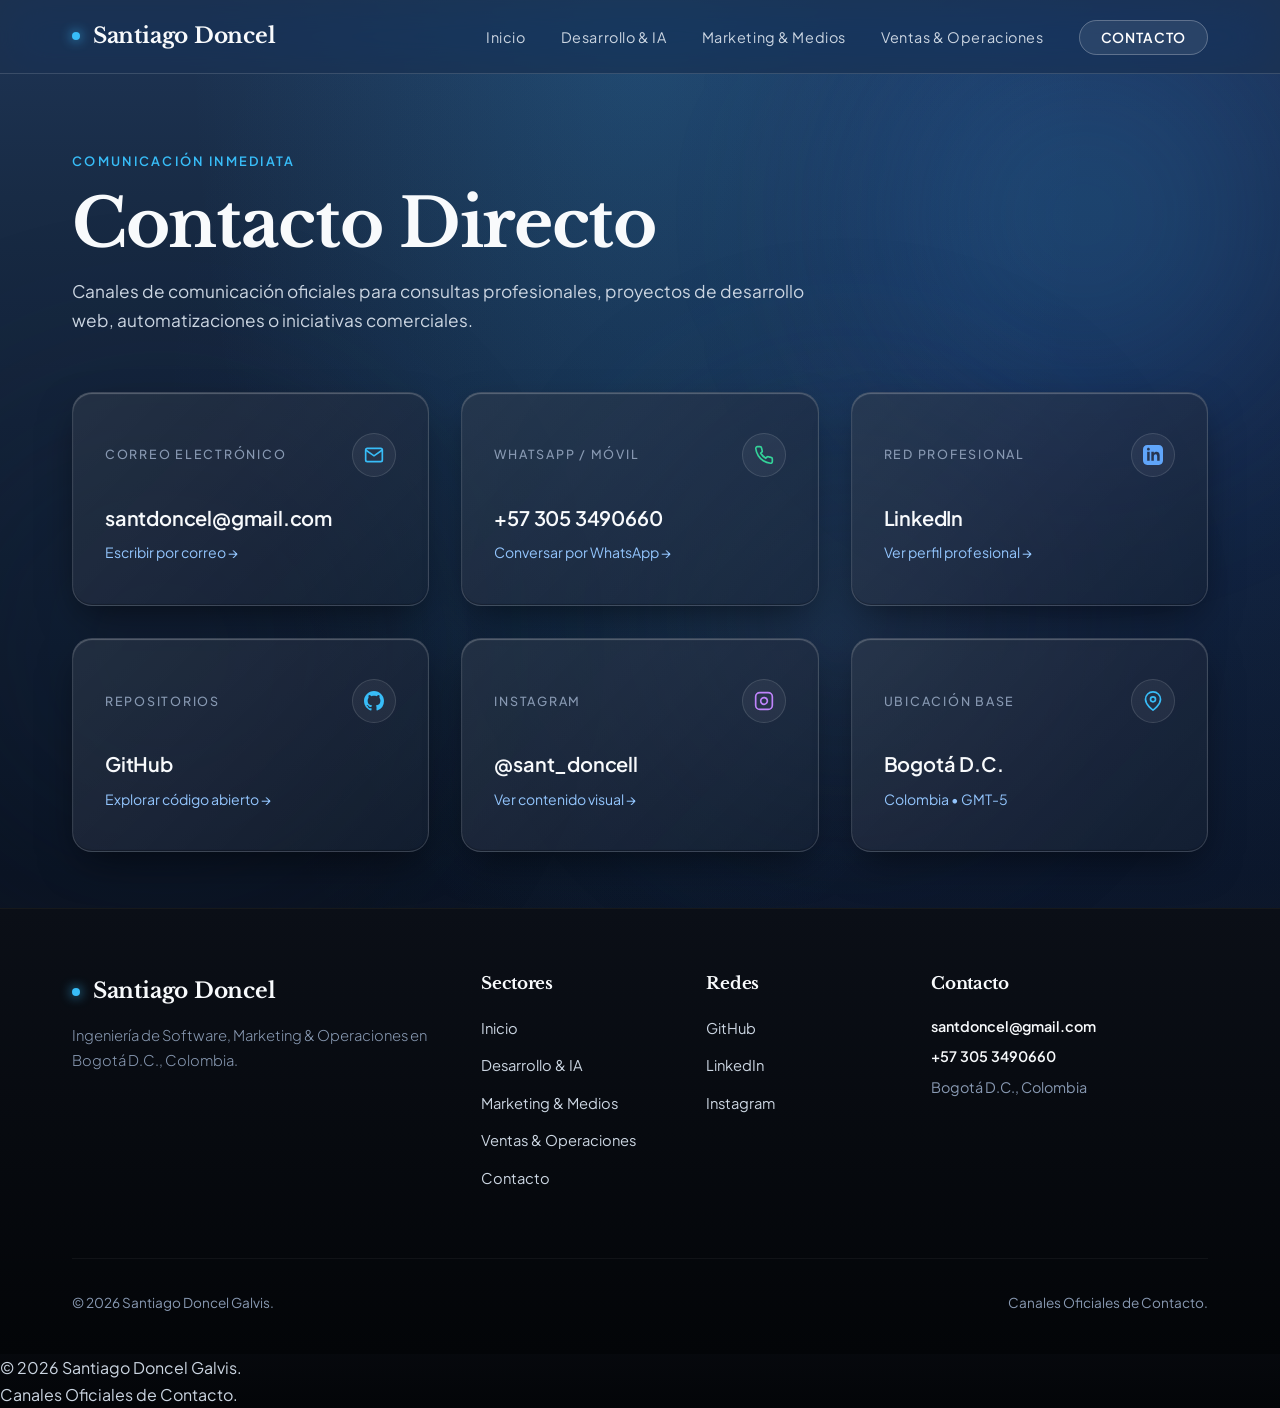
<file: contacto.html>
<!DOCTYPE html>
<html lang="es">
<head>
  <meta charset="UTF-8">
  <meta name="viewport" content="width=device-width, initial-scale=1.0">
  <meta name="description" content="Contacto Directo - Santiago Doncel Galvis. Correo electrónico, teléfono, WhatsApp, LinkedIn, GitHub e Instagram.">
  <meta name="author" content="Santiago Doncel Galvis">
  <title>Contacto Directo | Santiago Doncel Galvis</title>

  <!-- Hojas de Estilo Modulares -->
  <link rel="stylesheet" href="css/variables.css">
  <link rel="stylesheet" href="css/animations.css">
  <link rel="stylesheet" href="css/global.css">
  <link rel="stylesheet" href="css/components.css">
  <link rel="stylesheet" href="css/pages.css">

  <link rel="icon" type="image/svg+xml" href="data:image/svg+xml,<svg xmlns='http://www.w3.org/2000/svg' viewBox='0 0 100 100'><rect width='100' height='100' rx='25' fill='%23050b18'/><text x='50%' y='64%' font-size='52' font-weight='500' fill='%23f8fafc' font-family='serif' text-anchor='middle'>SD</text></svg>">
</head>
<body>

  <!-- Esferas Difuminadas con Transición Azul Claro -> Azul Oscuro -> Gris -->
  <div class="ambient-glow ambient-glow-1" aria-hidden="true"></div>
  <div class="ambient-glow ambient-glow-2" aria-hidden="true"></div>
  <div class="ambient-glow ambient-glow-3" aria-hidden="true"></div>

<!-- Encabezado y Navegación -->
  <header class="main-header" role="banner">
    <div class="nav-container">
      <a href="index.html" class="nav-brand" aria-label="Inicio - Santiago Doncel">
        <span class="brand-dot"></span>
        <span class="brand-name">Santiago Doncel</span>
      </a>

      <button class="mobile-nav-toggle" aria-label="Abrir menú de navegación" aria-expanded="false">
        <svg width="24" height="24" viewBox="0 0 24 24" fill="none" stroke="currentColor" stroke-width="2">
          <line x1="3" y1="12" x2="21" y2="12"></line>
          <line x1="3" y1="6" x2="21" y2="6"></line>
          <line x1="3" y1="18" x2="21" y2="18"></line>
        </svg>
      </button>

      <nav role="navigation">
        <ul class="nav-menu">
          <li><a href="index.html" class="nav-link">Inicio</a></li>
          <li><a href="software.html" class="nav-link">Desarrollo & IA</a></li>
          <li><a href="marketing.html" class="nav-link">Marketing & Medios</a></li>
          <li><a href="ventas.html" class="nav-link">Ventas & Operaciones</a></li>
          <li><a href="contacto.html" class="nav-link active nav-cta-btn">Contacto</a></li>
        </ul>
      </nav>
    </div>
  </header>

  <!-- Contenido Principal -->
  <main id="main-content" role="main">

    <!-- HERO CONTACTO MINIMALISTA -->
    <section class="section-padding" style="padding-top: 4.5rem; padding-bottom: 3.5rem;" aria-labelledby="contacto-hero-title">
      <div class="container">
        
        <div class="section-header text-left">
          <span class="section-kicker">Comunicación Inmediata</span>
          <h1 id="contacto-hero-title" class="hero-title" style="font-size: clamp(2.5rem, 5.5vw, 4.2rem);">
            Contacto <span class="text-serif-italic">Directo</span>
          </h1>
          <p class="section-description">
            Canales de comunicación oficiales para consultas profesionales, proyectos de desarrollo web, automatizaciones o iniciativas comerciales.
          </p>
        </div>

        <!-- CUADROS LIQUID GLASS DE CONTACTO DIRECTO -->
        <div class="contact-direct-grid animate-fade-up">
          
          <!-- Correo Electrónico -->
          <a href="mailto:santdoncel@gmail.com" class="contact-card-minimal">
            <div class="contact-card-top">
              <span class="contact-card-label">Correo Electrónico</span>
              <div class="contact-card-icon">
                <svg width="20" height="20" viewBox="0 0 24 24" fill="none" stroke="currentColor" stroke-width="2"><path d="M4 4h16c1.1 0 2 .9 2 2v12c0 1.1-.9 2-2 2H4c-1.1 0-2-.9-2-2V6c0-1.1.9-2 2-2z"></path><polyline points="22,6 12,13 2,6"></polyline></svg>
              </div>
            </div>
            <div>
              <div class="contact-card-val">santdoncel@gmail.com</div>
              <span class="contact-card-sub">Escribir por correo &rarr;</span>
            </div>
          </a>

          <!-- WhatsApp / Teléfono -->
          <a href="https://wa.me/573053490660" target="_blank" rel="noopener noreferrer" class="contact-card-minimal">
            <div class="contact-card-top">
              <span class="contact-card-label">WhatsApp / Móvil</span>
              <div class="contact-card-icon" style="color: #34d399;">
                <svg width="20" height="20" viewBox="0 0 24 24" fill="none" stroke="currentColor" stroke-width="2"><path d="M22 16.92v3a2 2 0 0 1-2.18 2 19.79 19.79 0 0 1-8.63-3.07 19.5 19.5 0 0 1-6-6 19.79 19.79 0 0 1-3.07-8.67A2 2 0 0 1 4.11 2h3a2 2 0 0 1 2 1.72 12.84 12.84 0 0 0 .7 2.81 2 2 0 0 1-.45 2.11L8.09 9.91a16 16 0 0 0 6 6l1.27-1.27a2 2 0 0 1 2.11-.45 12.84 12.84 0 0 0 2.81.7A2 2 0 0 1 22 16.92z"></path></svg>
              </div>
            </div>
            <div>
              <div class="contact-card-val">+57 305 3490660</div>
              <span class="contact-card-sub">Conversar por WhatsApp &rarr;</span>
            </div>
          </a>

          <!-- LinkedIn -->
          <a href="https://www.linkedin.com/in/santiago-doncel-4a2b92311/" target="_blank" rel="noopener noreferrer" class="contact-card-minimal">
            <div class="contact-card-top">
              <span class="contact-card-label">Red Profesional</span>
              <div class="contact-card-icon" style="color: #60a5fa;">
                <svg width="20" height="20" viewBox="0 0 24 24" fill="currentColor"><path d="M19 0h-14c-2.761 0-5 2.239-5 5v14c0 2.761 2.239 5 5 5h14c2.762 0 5-2.239 5-5v-14c0-2.761-2.238-5-5-5zm-11 19h-3v-11h3v11zm-1.5-12.268c-.966 0-1.75-.79-1.75-1.764s.784-1.764 1.75-1.764 1.75.79 1.75 1.764-.783 1.764-1.75 1.764zm13.5 12.268h-3v-5.604c0-3.368-4-3.113-4 0v5.604h-3v-11h3v1.765c1.396-2.586 7-2.777 7 2.476v6.759z"/></svg>
              </div>
            </div>
            <div>
              <div class="contact-card-val">LinkedIn</div>
              <span class="contact-card-sub">Ver perfil profesional &rarr;</span>
            </div>
          </a>

          <!-- GitHub -->
          <a href="https://github.com/Santiago-Doncel" target="_blank" rel="noopener noreferrer" class="contact-card-minimal">
            <div class="contact-card-top">
              <span class="contact-card-label">Repositorios</span>
              <div class="contact-card-icon">
                <svg width="20" height="20" viewBox="0 0 24 24" fill="currentColor"><path d="M12 0C5.37 0 0 5.37 0 12c0 5.31 3.435 9.795 8.205 11.385.6.105.825-.255.825-.57 0-.285-.015-1.23-.015-2.235-3.015.555-3.795-.735-4.035-1.41-.135-.345-.72-1.41-1.23-1.695-.42-.225-1.02-.78-.015-.795.945-.015 1.62.87 1.845 1.23 1.08 1.815 2.805 1.305 3.495.99.105-.78.42-1.305.765-1.605-2.67-.3-5.46-1.335-5.46-5.925 0-1.305.465-2.385 1.23-3.225-.12-.3-.54-1.53.12-3.18 0 0 1.005-.315 3.3 1.23.96-.27 1.98-.405 3-.405s2.04.135 3 .405c2.295-1.56 3.3-1.23 3.3-1.23.66 1.65.24 2.88.12 3.18.765.84 1.23 1.905 1.23 3.225 0 4.605-2.805 5.625-5.475 5.925.435.375.81 1.095.81 2.22 0 1.605-.015 2.895-.015 3.3 0 .315.225.69.825.57A12.02 12.02 0 0024 12c0-6.63-5.37-12-12-12z"/></svg>
              </div>
            </div>
            <div>
              <div class="contact-card-val">GitHub</div>
              <span class="contact-card-sub">Explorar código abierto &rarr;</span>
            </div>
          </a>

          <!-- Instagram -->
          <a href="https://www.instagram.com/sant_doncell?evlk=MTVpcDYzenp3eTBoOA==" target="_blank" rel="noopener noreferrer" class="contact-card-minimal">
            <div class="contact-card-top">
              <span class="contact-card-label">Instagram</span>
              <div class="contact-card-icon" style="color: #c084fc;">
                <svg width="20" height="20" viewBox="0 0 24 24" fill="none" stroke="currentColor" stroke-width="2"><rect x="2" y="2" width="20" height="20" rx="5" ry="5"></rect><path d="M16 11.37A4 4 0 1 1 12.63 8 4 4 0 0 1 16 11.37z"></path><line x1="17.5" y1="6.5" x2="17.51" y2="6.5"></line></svg>
              </div>
            </div>
            <div>
              <div class="contact-card-val">@sant_doncell</div>
              <span class="contact-card-sub">Ver contenido visual &rarr;</span>
            </div>
          </a>

          <!-- Ubicación -->
          <div class="contact-card-minimal">
            <div class="contact-card-top">
              <span class="contact-card-label">Ubicación Base</span>
              <div class="contact-card-icon">
                <svg width="20" height="20" viewBox="0 0 24 24" fill="none" stroke="currentColor" stroke-width="2"><path d="M21 10c0 7-9 13-9 13s-9-6-9-13a9 9 0 0 1 18 0z"></path><circle cx="12" cy="10" r="3"></circle></svg>
              </div>
            </div>
            <div>
              <div class="contact-card-val">Bogotá D.C.</div>
              <span class="contact-card-sub">Colombia • GMT-5</span>
            </div>
          </div>

        </div>

      </div>
    </section>

  </main>

  <!-- Footer -->
  <footer class="main-footer" role="contentinfo">
    <div class="container">
      <div class="footer-grid">
        <div class="footer-col">
          <div class="nav-brand" style="margin-bottom: 0.8rem;">
            <span class="brand-dot"></span>
            <span class="brand-name">Santiago Doncel</span>
          </div>
          <p style="font-size: 0.92rem; color: var(--color-text-muted); font-weight: 300;">
            Ingeniería de Software, Marketing & Operaciones en Bogotá D.C., Colombia.
          </p>
        </div>

        <div class="footer-col">
          <h4>Sectores</h4>
          <ul class="footer-links">
            <li><a href="index.html">Inicio</a></li>
            <li><a href="software.html">Desarrollo & IA</a></li>
            <li><a href="marketing.html">Marketing & Medios</a></li>
            <li><a href="ventas.html">Ventas & Operaciones</a></li>
            <li><a href="contacto.html">Contacto</a></li>
          </ul>
        </div>

        <div class="footer-col">
          <h4>Redes</h4>
          <ul class="footer-links">
            <li><a href="https://github.com/Santiago-Doncel" target="_blank" rel="noopener noreferrer">GitHub</a></li>
            <li><a href="https://www.linkedin.com/in/santiago-doncel-4a2b92311/" target="_blank" rel="noopener noreferrer">LinkedIn</a></li>
            <li><a href="https://www.instagram.com/sant_doncell?evlk=MTVpcDYzenp3eTBoOA==" target="_blank" rel="noopener noreferrer">Instagram</a></li>
          </ul>
        </div>

        <div class="footer-col">
          <h4>Contacto</h4>
          <p style="font-size: 0.9rem; color: var(--color-text-secondary); margin-bottom: 0.4rem;">
            <strong>santdoncel@gmail.com</strong>
          </p>
          <p style="font-size: 0.9rem; color: var(--color-text-secondary); margin-bottom: 0.4rem;">
            <strong>+57 305 3490660</strong>
          </p>
          <p style="font-size: 0.9rem; color: var(--color-text-muted);">
            Bogotá D.C., Colombia
          </p>
        </div>
      </div>

      <div class="footer-bottom">
        <div>&copy; 2026 Santiago Doncel Galvis.</div>
        <div>Canales Oficiales de Contacto.</div>
      </div>
    </div>
  </footer>
        <div>&copy; 2026 Santiago Doncel Galvis.</div>
        <div>Canales Oficiales de Contacto.</div>
      </div>
    </div>
  </footer>

  <script src="js/main.js"></script>
</body>
</html>
</file>
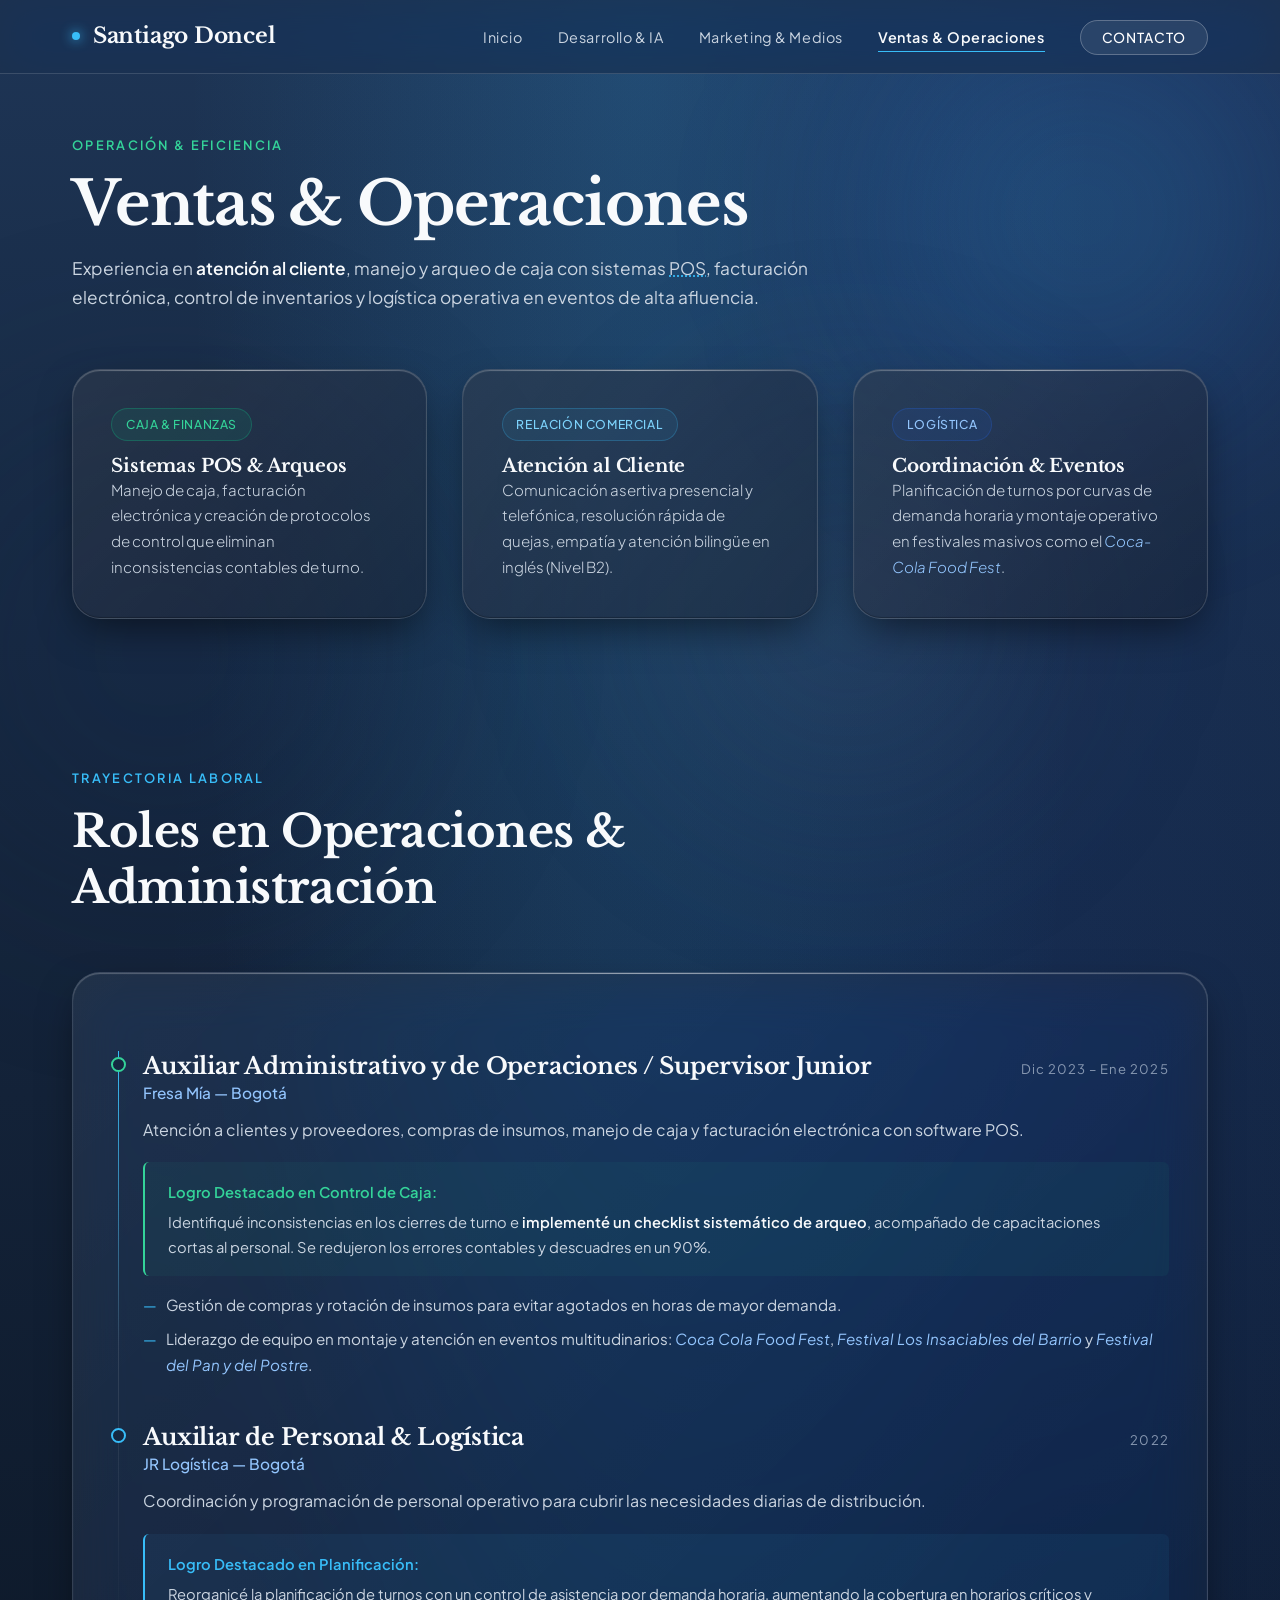
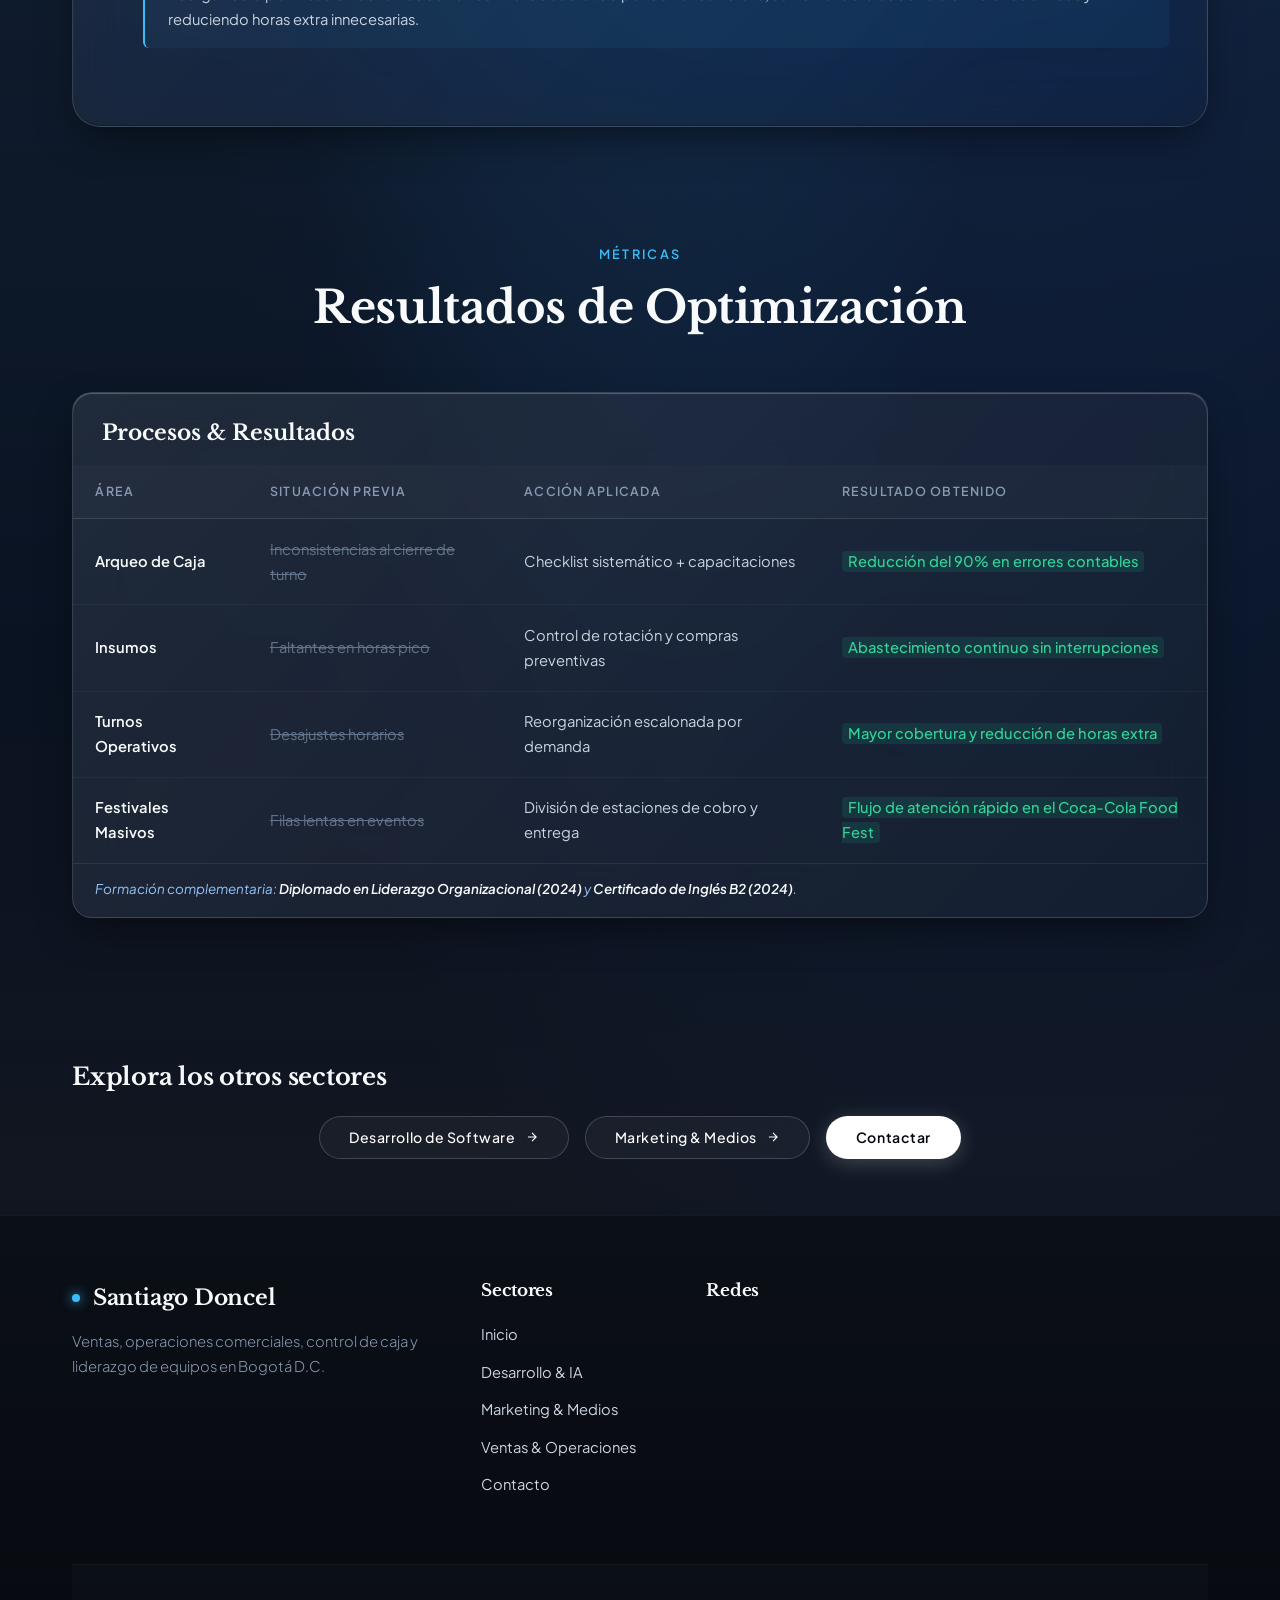
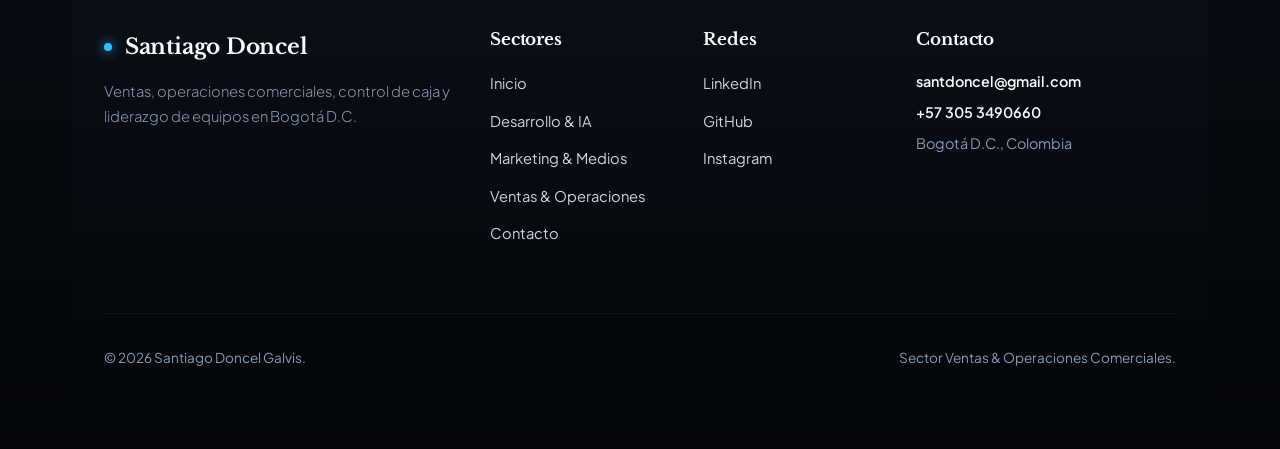
<file: ventas.html>
<!DOCTYPE html>
<html lang="es">
<head>
  <meta charset="UTF-8">
  <meta name="viewport" content="width=device-width, initial-scale=1.0">
  <meta name="description" content="Sector Ventas, Operaciones Comerciales, Sistemas POS y Logística - Santiago Doncel Galvis. Experiencia en atención al cliente, arqueo de caja y festivales como Coca-Cola Food Fest.">
  <meta name="author" content="Santiago Doncel Galvis">
  <title>Ventas & Operaciones | Santiago Doncel Galvis</title>

  <!-- Hojas de Estilo Modulares -->
  <link rel="stylesheet" href="css/variables.css">
  <link rel="stylesheet" href="css/animations.css">
  <link rel="stylesheet" href="css/global.css">
  <link rel="stylesheet" href="css/components.css">
  <link rel="stylesheet" href="css/pages.css">

  <link rel="icon" type="image/svg+xml" href="data:image/svg+xml,<svg xmlns='http://www.w3.org/2000/svg' viewBox='0 0 100 100'><rect width='100' height='100' rx='25' fill='%23050b18'/><text x='50%' y='64%' font-size='52' font-weight='500' fill='%23f8fafc' font-family='serif' text-anchor='middle'>SD</text></svg>">
</head>
<body>

  <!-- Esferas Difuminadas con Transición Azul Claro -> Azul Oscuro -> Gris -->
  <div class="ambient-glow ambient-glow-1" aria-hidden="true"></div>
  <div class="ambient-glow ambient-glow-2" aria-hidden="true"></div>
  <div class="ambient-glow ambient-glow-3" aria-hidden="true"></div>

<!-- Encabezado y Navegación -->
  <header class="main-header" role="banner">
    <div class="nav-container">
      <a href="index.html" class="nav-brand" aria-label="Inicio - Santiago Doncel">
        <span class="brand-dot"></span>
        <span class="brand-name">Santiago Doncel</span>
      </a>

      <button class="mobile-nav-toggle" aria-label="Abrir menú de navegación" aria-expanded="false">
        <svg width="24" height="24" viewBox="0 0 24 24" fill="none" stroke="currentColor" stroke-width="2">
          <line x1="3" y1="12" x2="21" y2="12"></line>
          <line x1="3" y1="6" x2="21" y2="6"></line>
          <line x1="3" y1="18" x2="21" y2="18"></line>
        </svg>
      </button>

      <nav role="navigation">
        <ul class="nav-menu">
          <li><a href="index.html" class="nav-link">Inicio</a></li>
          <li><a href="software.html" class="nav-link">Desarrollo & IA</a></li>
          <li><a href="marketing.html" class="nav-link">Marketing & Medios</a></li>
          <li><a href="ventas.html" class="nav-link active">Ventas & Operaciones</a></li>
          <li><a href="contacto.html" class="nav-link nav-cta-btn">Contacto</a></li>
        </ul>
      </nav>
    </div>
  </header>

  <!-- Contenido Principal -->
  <main id="main-content" role="main">

    <!-- HERO SECTOR VENTAS -->
    <section class="section-padding" style="padding-top: 3.5rem;" aria-labelledby="ventas-hero-title">
      <div class="container">
        
        <div class="section-header text-left">
          <span class="section-kicker" style="color: #34d399;">Operación & Eficiencia</span>
          <h1 id="ventas-hero-title" class="hero-title" style="font-size: clamp(2.3rem, 5vw, 3.8rem);">
            Ventas & <span class="text-serif-italic">Operaciones</span>
          </h1>
          <p class="section-description">
            Experiencia en <strong>atención al cliente</strong>, manejo y arqueo de caja con sistemas <abbr title="Point of Sale">POS</abbr>, facturación electrónica, control de inventarios y logística operativa en eventos de alta afluencia.
          </p>
        </div>

        <!-- PILARES OPERATIVOS LIQUID GLASS -->
        <div class="grid-3 animate-fade-up">
          <div class="liquid-glass-card">
            <span class="badge badge-emerald" style="margin-bottom: 0.8rem;">Caja & Finanzas</span>
            <h4>Sistemas POS & Arqueos</h4>
            <p style="font-size: 0.94rem; color: var(--color-text-secondary); font-weight: 300;">
              Manejo de caja, facturación electrónica y creación de protocolos de control que eliminan inconsistencias contables de turno.
            </p>
          </div>

          <div class="liquid-glass-card">
            <span class="badge badge-cyan" style="margin-bottom: 0.8rem;">Relación Comercial</span>
            <h4>Atención al Cliente</h4>
            <p style="font-size: 0.94rem; color: var(--color-text-secondary); font-weight: 300;">
              Comunicación asertiva presencial y telefónica, resolución rápida de quejas, empatía y atención bilingüe en inglés (Nivel B2).
            </p>
          </div>

          <div class="liquid-glass-card">
            <span class="badge badge-blue" style="margin-bottom: 0.8rem;">Logística</span>
            <h4>Coordinación & Eventos</h4>
            <p style="font-size: 0.94rem; color: var(--color-text-secondary); font-weight: 300;">
              Planificación de turnos por curvas de demanda horaria y montaje operativo en festivales masivos como el <em>Coca-Cola Food Fest</em>.
            </p>
          </div>
        </div>

      </div>
    </section>

    <!-- HISTORIAL LABORAL -->
    <section class="section-padding-sm" aria-labelledby="experiencia-laboral-title">
      <div class="container">
        
        <div class="section-header text-left">
          <span class="section-kicker">Trayectoria Laboral</span>
          <h2 id="experiencia-laboral-title">Roles en Operaciones & Administración</h2>
        </div>

        <div class="liquid-glass-card animate-on-scroll">
          <div class="timeline">
            
            <!-- Fresa Mía -->
            <div class="timeline-item">
              <div class="timeline-dot" style="border-color: #34d399;"></div>
              <div class="timeline-header">
                <div>
                  <h3 class="timeline-role">Auxiliar Administrativo y de Operaciones / Supervisor Junior</h3>
                  <div class="timeline-company">Fresa Mía — Bogotá</div>
                </div>
                <span class="timeline-date">Dic 2023 – Ene 2025</span>
              </div>
              <div class="timeline-body">
                <p>
                  Atención a clientes y proveedores, compras de insumos, manejo de caja y facturación electrónica con software POS.
                </p>

                <div style="background: rgba(16, 185, 129, 0.06); border-left: 2px solid #34d399; padding: 1rem 1.4rem; border-radius: 6px; margin: 1rem 0;">
                  <strong style="color: #34d399; font-size: 0.92rem;">Logro Destacado en Control de Caja:</strong>
                  <p style="font-size: 0.92rem; margin: 0.3rem 0 0; color: var(--color-text-secondary);">
                    Identifiqué inconsistencias en los cierres de turno e <strong>implementé un checklist sistemático de arqueo</strong>, acompañado de capacitaciones cortas al personal. Se redujeron los errores contables y descuadres en un 90%.
                  </p>
                </div>

                <ul>
                  <li>Gestión de compras y rotación de insumos para evitar agotados en horas de mayor demanda.</li>
                  <li>Liderazgo de equipo en montaje y atención en eventos multitudinarios: <em>Coca Cola Food Fest</em>, <em>Festival Los Insaciables del Barrio</em> y <em>Festival del Pan y del Postre</em>.</li>
                </ul>
              </div>
            </div>

            <!-- JR Logística -->
            <div class="timeline-item">
              <div class="timeline-dot" style="border-color: #38bdf8;"></div>
              <div class="timeline-header">
                <div>
                  <h3 class="timeline-role">Auxiliar de Personal & Logística</h3>
                  <div class="timeline-company">JR Logística — Bogotá</div>
                </div>
                <span class="timeline-date">2022</span>
              </div>
              <div class="timeline-body">
                <p>
                  Coordinación y programación de personal operativo para cubrir las necesidades diarias de distribución.
                </p>

                <div style="background: rgba(56, 189, 248, 0.06); border-left: 2px solid #38bdf8; padding: 1rem 1.4rem; border-radius: 6px; margin: 1rem 0;">
                  <strong style="color: #38bdf8; font-size: 0.92rem;">Logro Destacado en Planificación:</strong>
                  <p style="font-size: 0.92rem; margin: 0.3rem 0 0; color: var(--color-text-secondary);">
                    Reorganicé la planificación de turnos con un control de asistencia por demanda horaria, aumentando la cobertura en horarios críticos y reduciendo horas extra innecesarias.
                  </p>
                </div>
              </div>
            </div>

          </div>
        </div>

      </div>
    </section>

    <!-- TABLA DE MEJORA OPERATIVA -->
    <section class="section-padding-sm" aria-labelledby="tabla-operaciones-title">
      <div class="container">
        
        <div class="section-header">
          <span class="section-kicker">Métricas</span>
          <h2 id="tabla-operaciones-title">Resultados de Optimización</h2>
        </div>

        <div class="table-responsive animate-on-scroll">
          <table class="custom-table" summary="Tabla de indicadores de operaciones y ventas de Santiago Doncel">
            <caption>Procesos & Resultados</caption>
            <thead>
              <tr>
                <th scope="col">Área</th>
                <th scope="col">Situación Previa</th>
                <th scope="col">Acción Aplicada</th>
                <th scope="col">Resultado Obtenido</th>
              </tr>
            </thead>
            <tbody>
              <tr>
                <td><strong>Arqueo de Caja</strong></td>
                <td><del>Inconsistencias al cierre de turno</del></td>
                <td>Checklist sistemático + capacitaciones</td>
                <td><ins>Reducción del 90% en errores contables</ins></td>
              </tr>
              <tr>
                <td><strong>Insumos</strong></td>
                <td><del>Faltantes en horas pico</del></td>
                <td>Control de rotación y compras preventivas</td>
                <td><ins>Abastecimiento continuo sin interrupciones</ins></td>
              </tr>
              <tr>
                <td><strong>Turnos Operativos</strong></td>
                <td><del>Desajustes horarios</del></td>
                <td>Reorganización escalonada por demanda</td>
                <td><ins>Mayor cobertura y reducción de horas extra</ins></td>
              </tr>
              <tr>
                <td><strong>Festivales Masivos</strong></td>
                <td><del>Filas lentas en eventos</del></td>
                <td>División de estaciones de cobro y entrega</td>
                <td><ins>Flujo de atención rápido en el Coca-Cola Food Fest</ins></td>
              </tr>
            </tbody>
            <tfoot>
              <tr>
                <td colspan="4">
                  <em>Formación complementaria: <strong>Diplomado en Liderazgo Organizacional (2024)</strong> y <strong>Certificado de Inglés B2 (2024)</strong>.</em>
                </td>
              </tr>
            </tfoot>
          </table>
        </div>

      </div>
    </section>

    <!-- NAVEGACIÓN -->
    <section class="section-padding-sm">
      <div class="container text-center">
        <h3 style="margin-bottom: 1.5rem; font-size: 1.5rem;">Explora los otros sectores</h3>
        <div class="btn-group" style="justify-content: center;">
          <a href="software.html" class="btn btn-secondary">
            <span>Desarrollo de Software</span>
            <svg width="14" height="14" viewBox="0 0 24 24" fill="none" stroke="currentColor" stroke-width="2"><path d="M5 12h14M12 5l7 7-7 7"/></svg>
          </a>
          <a href="marketing.html" class="btn btn-secondary">
            <span>Marketing & Medios</span>
            <svg width="14" height="14" viewBox="0 0 24 24" fill="none" stroke="currentColor" stroke-width="2"><path d="M5 12h14M12 5l7 7-7 7"/></svg>
          </a>
          <a href="contacto.html" class="btn btn-primary">
            <span>Contactar</span>
          </a>
        </div>
      </div>
    </section>

  </main>

  <!-- Footer -->
  <footer class="main-footer" role="contentinfo">
    <div class="container">
      <div class="footer-grid">
        <div class="footer-col">
          <div class="nav-brand" style="margin-bottom: 0.8rem;">
            <span class="brand-dot"></span>
            <span class="brand-name">Santiago Doncel</span>
          </div>
          <p style="font-size: 0.92rem; color: var(--color-text-muted); font-weight: 300;">
            Ventas, operaciones comerciales, control de caja y liderazgo de equipos en Bogotá D.C.
          </p>
        </div>

        <div class="footer-col">
          <h4>Sectores</h4>
          <ul class="footer-links">
            <li><a href="index.html">Inicio</a></li>
            <li><a href="software.html">Desarrollo & IA</a></li>
            <li><a href="marketing.html">Marketing & Medios</a></li>
            <li><a href="ventas.html">Ventas & Operaciones</a></li>
            <li><a href="contacto.html">Contacto</a></li>
          </ul>
        </div>

        <div class="footer-col">
          <h4>Redes</h4>
          </a>
        </div>
      </div>
    </section>

  </main>

  <!-- Footer -->
  <footer class="main-footer" role="contentinfo">
    <div class="container">
      <div class="footer-grid">
        <div class="footer-col">
          <div class="nav-brand" style="margin-bottom: 0.8rem;">
            <span class="brand-dot"></span>
            <span class="brand-name">Santiago Doncel</span>
          </div>
          <p style="font-size: 0.92rem; color: var(--color-text-muted); font-weight: 300;">
            Ventas, operaciones comerciales, control de caja y liderazgo de equipos en Bogotá D.C.
          </p>
        </div>

        <div class="footer-col">
          <h4>Sectores</h4>
          <ul class="footer-links">
            <li><a href="index.html">Inicio</a></li>
            <li><a href="software.html">Desarrollo & IA</a></li>
            <li><a href="marketing.html">Marketing & Medios</a></li>
            <li><a href="ventas.html">Ventas & Operaciones</a></li>
            <li><a href="contacto.html">Contacto</a></li>
          </ul>
        </div>

        <div class="footer-col">
          <h4>Redes</h4>
          <ul class="footer-links">
            <li><a href="https://www.linkedin.com/in/santiago-doncel-4a2b92311/" target="_blank" rel="noopener noreferrer">LinkedIn</a></li>
            <li><a href="https://github.com/Santiago-Doncel" target="_blank" rel="noopener noreferrer">GitHub</a></li>
            <li><a href="https://www.instagram.com/sant_doncell?evlk=MTVpcDYzenp3eTBoOA==" target="_blank" rel="noopener noreferrer">Instagram</a></li>
          </ul>
        </div>

        <div class="footer-col">
          <h4>Contacto</h4>
          <p style="font-size: 0.9rem; color: var(--color-text-secondary); margin-bottom: 0.4rem;">
            <strong>santdoncel@gmail.com</strong>
          </p>
          <p style="font-size: 0.9rem; color: var(--color-text-secondary); margin-bottom: 0.4rem;">
            <strong>+57 305 3490660</strong>
          </p>
          <p style="font-size: 0.9rem; color: var(--color-text-muted);">
            Bogotá D.C., Colombia
          </p>
        </div>
      </div>

      <div class="footer-bottom">
        <div>&copy; 2026 Santiago Doncel Galvis.</div>
        <div>Sector Ventas & Operaciones Comerciales.</div>
      </div>
    </div>
  </footer>

  <script src="js/main.js"></script>
</body>
</html>
</file>
<file: css/variables.css>
/* ==========================================================================
   PORTAFOLIO PROFESIONAL - SANTIAGO DONCEL GALVIS
   Variables Globales: Transición de Azules Más Claros a Oscuros y Tonos de Grises
   ========================================================================== */

:root {
  /* --- Transición Cromática Vertical: Azules Más Claros -> Oscuros -> Grises --- */
  --color-grad-top: #1b3252;          /* Azul pizarra / acero más claro en el tope */
  --color-grad-mid-1: #152740;        /* Azul marino medio */
  --color-grad-mid-2: #101e33;        /* Azul noche profundo */
  --color-grad-mid-3: #0c1729;        /* Azul medianoche */
  --color-grad-gray-1: #121824;       /* Transición a gris pizarra / grafito */
  --color-grad-gray-2: #0b0f17;       /* Gris carbón oscuro */
  --color-grad-bottom: #030508;       /* Gris ébano profundo en el footer */

  --color-bg-deep: #030508;
  --color-bg-primary: #152740;
  --color-bg-secondary: #0e1a2c;

  /* --- Liquid Glass (Efecto Vidrio Líquido Orgánico) --- */
  --liquid-glass-bg: linear-gradient(
    135deg, 
    rgba(255, 255, 255, 0.08) 0%, 
    rgba(255, 255, 255, 0.02) 100%
  ), rgba(16, 28, 48, 0.5);
  
  --liquid-glass-hover: linear-gradient(
    135deg, 
    rgba(255, 255, 255, 0.14) 0%, 
    rgba(255, 255, 255, 0.04) 100%
  ), rgba(20, 36, 62, 0.65);

  --liquid-glass-border: rgba(255, 255, 255, 0.14);
  --liquid-glass-border-hover: rgba(56, 189, 248, 0.45);
  
  --liquid-glass-shadow: 
    0 16px 40px -10px rgba(0, 0, 0, 0.55), 
    inset 0 1px 1px 0 rgba(255, 255, 255, 0.25),
    inset 0 -1px 1px 0 rgba(0, 0, 0, 0.25);

  --liquid-glass-shadow-hover: 
    0 24px 50px -10px rgba(0, 0, 0, 0.7), 
    0 0 30px rgba(56, 189, 248, 0.22),
    inset 0 1px 2px 0 rgba(255, 255, 255, 0.4);

  /* --- Acentos Sutiles de Luz --- */
  --color-accent-cyan: #38bdf8;       /* Cian hielo refinado */
  --color-accent-blue: #3b82f6;       /* Azul real sobrio */
  --color-accent-soft-blue: #93c5fd;  /* Azul pálido elegante */
  --color-accent-gold: #fbbf24;       /* Dorado tenue para logros */

  /* --- Tipografía y Contrastes Nítidos --- */
  --color-text-primary: #f8fafc;     /* Blanco platino nítido */
  --color-text-secondary: #cbd5e1;   /* Gris perla para párrafos */
  --color-text-muted: #8899b2;       /* Azul pizarra atenuado */
  --color-text-dim: #475569;

  /* --- Tipografía: Baskerville SOLO Y ÚNICAMENTE para títulos; Plus Jakarta Sans pareja para el resto --- */
  --font-title: 'Libre Baskerville', Baskerville, 'Baskerville Old Face', Georgia, serif;
  --font-body: 'Plus Jakarta Sans', -apple-system, BlinkMacSystemFont, 'Segoe UI', Roboto, sans-serif;
  --font-mono: 'JetBrains Mono', Consolas, monospace;

  /* --- Transiciones y Curvas Suaves --- */
  --transition-fast: 0.2s cubic-bezier(0.16, 1, 0.3, 1);
  --transition-smooth: 0.4s cubic-bezier(0.16, 1, 0.3, 1);
  --transition-liquid: 0.6s cubic-bezier(0.16, 1, 0.3, 1);

  /* --- Radios de Borde Líquidos --- */
  --radius-liquid-sm: 12px;
  --radius-liquid-md: 20px;
  --radius-liquid-lg: 28px;
  --radius-liquid-xl: 36px;
  --radius-full: 9999px;

  --max-width: 1200px;
  --nav-height: 74px;
}
</file>
<file: css/animations.css>
/* ==========================================================================
   PORTAFOLIO PROFESIONAL - SANTIAGO DONCEL GALVIS
   Animaciones Suaves, Difuminados y Efectos Visuales
   ========================================================================== */

/* --- Animaciones de Fondo Flotante (Orbes Difuminadas) --- */
@keyframes floatGlow {
  0% {
    transform: translate(0, 0) scale(1);
    opacity: 0.35;
  }
  50% {
    transform: translate(30px, -40px) scale(1.15);
    opacity: 0.55;
  }
  100% {
    transform: translate(0, 0) scale(1);
    opacity: 0.35;
  }
}

@keyframes floatGlowReverse {
  0% {
    transform: translate(0, 0) scale(1);
    opacity: 0.3;
  }
  50% {
    transform: translate(-35px, 35px) scale(1.2);
    opacity: 0.5;
  }
  100% {
    transform: translate(0, 0) scale(1);
    opacity: 0.3;
  }
}

/* --- Pulso Sutil para Badges --- */
@keyframes pulseDot {
  0% {
    transform: scale(0.95);
    box-shadow: 0 0 0 0 rgba(56, 189, 248, 0.7);
  }
  70% {
    transform: scale(1);
    box-shadow: 0 0 0 8px rgba(56, 189, 248, 0);
  }
  100% {
    transform: scale(0.95);
    box-shadow: 0 0 0 0 rgba(56, 189, 248, 0);
  }
}

/* --- Entrada Suave (Fade In Up) --- */
@keyframes fadeInUp {
  from {
    opacity: 0;
    transform: translateY(24px);
  }
  to {
    opacity: 1;
    transform: translateY(0);
  }
}

@keyframes fadeIn {
  from { opacity: 0; }
  to { opacity: 1; }
}

/* --- Clases Utilitarias de Animación --- */
.animate-fade-in {
  animation: fadeIn 0.8s ease forwards;
}

.animate-fade-up {
  animation: fadeInUp 0.7s cubic-bezier(0.16, 1, 0.3, 1) forwards;
}

/* Retardos escalonados */
.delay-1 { animation-delay: 0.1s; }
.delay-2 { animation-delay: 0.2s; }
.delay-3 { animation-delay: 0.3s; }
.delay-4 { animation-delay: 0.4s; }

/* Decoración ambiental: Esferas Difuminadas con Transición Azul Claro -> Azul Oscuro -> Gris */
.ambient-glow {
  position: fixed;
  border-radius: 50%;
  pointer-events: none;
  z-index: 0;
  filter: blur(85px);
}

/* Esfera 1 (Superior): Azul claro / Cian */
.ambient-glow-1 {
  top: -5%;
  right: -5%;
  width: 520px;
  height: 520px;
  background: radial-gradient(circle, rgba(56, 189, 248, 0.22) 0%, rgba(37, 99, 235, 0.1) 60%, transparent 80%);
  animation: floatGlow 14s ease-in-out infinite;
}

/* Esfera 2 (Intermedia): Azul marino profundo */
.ambient-glow-2 {
  top: 40%;
  left: -10%;
  width: 580px;
  height: 580px;
  background: radial-gradient(circle, rgba(20, 45, 85, 0.25) 0%, rgba(14, 28, 54, 0.12) 60%, transparent 80%);
  animation: floatGlowReverse 16s ease-in-out infinite;
}

/* Esfera 3 (Inferior): Gris pizarra / niebla de grafito */
.ambient-glow-3 {
  bottom: 5%;
  right: 15%;
  width: 480px;
  height: 480px;
  background: radial-gradient(circle, rgba(100, 116, 139, 0.16) 0%, rgba(51, 65, 85, 0.08) 60%, transparent 80%);
  animation: floatGlow 18s ease-in-out infinite alternate;
}
</file>
<file: css/global.css>
/* ==========================================================================
   PORTAFOLIO PROFESIONAL - SANTIAGO DONCEL GALVIS
   Estilos Globales: Transición de Azules Más Claros a Oscuros y Tonos de Grises
   ========================================================================== */

@import url('https://fonts.googleapis.com/css2?family=Libre+Baskerville:ital,wght@0,400;0,700;1,400&family=Plus+Jakarta+Sans:wght@300;400;500;600;700&family=JetBrains+Mono:wght@400;500&display=swap');

/* --- Reset Universal --- */
*, *::before, *::after {
  box-sizing: border-box;
  margin: 0;
  padding: 0;
}

html {
  font-size: 16px;
  scroll-behavior: smooth;
  scroll-padding-top: calc(var(--nav-height) + 20px);
  -webkit-font-smoothing: antialiased;
  -moz-osx-font-smoothing: grayscale;
}

/* --- Fondo con Transición Vertical: De Azules Más Claros a Oscuros y Tonos de Grises --- */
body {
  min-height: 100vh;
  background-color: var(--color-grad-bottom);
  background-image: 
    radial-gradient(ellipse at 50% 0%, rgba(56, 189, 248, 0.16) 0%, transparent 50%),
    radial-gradient(ellipse at 80% 30%, rgba(37, 99, 235, 0.12) 0%, transparent 60%),
    linear-gradient(
      180deg,
      #1e3556 0%,          /* 1. Azul pizarra / acero más claro en la cabecera y hero */
      #182b45 14%,         /* 2. Azul marino medio */
      #132238 30%,         /* 3. Azul noche */
      #0e1a2b 46%,         /* 4. Azul profundo */
      #0a1322 62%,         /* 5. Azul oscuro medianoche */
      #111620 76%,         /* 6. Transición a gris pizarra / grafito azulado */
      #0b0e15 90%,         /* 7. Gris carbón oscuro */
      #030508 100%         /* 8. Gris ébano profundo en el cierre / pie de página */
    );
  background-attachment: scroll;
  background-repeat: no-repeat;
  background-size: 100% 100%;
  color: var(--color-text-secondary);
  font-family: var(--font-body);
  line-height: 1.7;
  overflow-x: hidden;
  position: relative;
}

/* Selección de Texto Elegante */
::selection {
  background: rgba(56, 189, 248, 0.35);
  color: #ffffff;
}

/* Enlaces base */
a {
  color: var(--color-accent-cyan);
  text-decoration: none;
  font-family: inherit;
  transition: all var(--transition-fast);
}

a:hover {
  color: #bae6fd;
}

/* --- TÍTULOS: SOLO Y ÚNICAMENTE BASKERVILLE --- */
h1, h2, h3, h4, h5, h6 {
  font-family: var(--font-title);
  color: var(--color-text-primary);
  font-weight: 700;
  line-height: 1.25;
  letter-spacing: -0.01em;
}

h1 {
  font-size: clamp(2.4rem, 5.5vw, 4rem);
}

h2 {
  font-size: clamp(1.9rem, 3.8vw, 2.8rem);
}

h3 {
  font-size: clamp(1.3rem, 2.4vw, 1.8rem);
}

h4 {
  font-size: 1.15rem;
}

/* --- TIPOGRAFÍA PAREJA PARA EL RESTO (Plus Jakarta Sans) --- */
p {
  font-family: var(--font-body);
  margin-bottom: 1.2rem;
  color: var(--color-text-secondary);
  font-weight: 400;
  font-size: 1rem;
}

p:last-child {
  margin-bottom: 0;
}

/* Énfasis en texto pareja */
strong {
  font-family: var(--font-body);
  font-weight: 600;
  color: var(--color-text-primary);
}

em {
  font-style: italic;
  color: #93c5fd;
  font-family: inherit;
}

mark {
  font-family: var(--font-body);
  background: rgba(56, 189, 248, 0.15);
  color: var(--color-accent-cyan);
  padding: 0.15em 0.5em;
  border-radius: 6px;
  border: 1px solid rgba(56, 189, 248, 0.3);
  font-weight: 500;
}

code {
  font-family: var(--font-mono);
  font-size: 0.88em;
  background: rgba(8, 16, 32, 0.7);
  color: #7dd3fc;
  padding: 0.2em 0.5em;
  border-radius: 6px;
  border: 1px solid rgba(255, 255, 255, 0.1);
}

ins {
  font-family: var(--font-body);
  text-decoration: none;
  background: rgba(16, 185, 129, 0.14);
  color: #34d399;
  padding: 0.1em 0.4em;
  border-radius: 4px;
  font-weight: 500;
}

del {
  font-family: var(--font-body);
  color: #64748b;
  text-decoration: line-through;
}

abbr[title] {
  text-decoration: underline dotted var(--color-accent-cyan);
  cursor: help;
}

.text-gradient {
  background: linear-gradient(135deg, #ffffff 0%, #cbd5e1 50%, #38bdf8 100%);
  -webkit-background-clip: text;
  -webkit-text-fill-color: transparent;
  display: inline-block;
}

.text-title-italic {
  font-family: var(--font-title);
  font-style: italic;
  font-weight: 400;
}

/* --- Contenedores y Estructuras Divisorias --- */
.container {
  width: 100%;
  max-width: var(--max-width);
  margin-left: auto;
  margin-right: auto;
  padding-left: 2rem;
  padding-right: 2rem;
  position: relative;
  z-index: 1;
}

.section-padding {
  padding-top: 5.5rem;
  padding-bottom: 5.5rem;
}

.section-padding-sm {
  padding-top: 3.5rem;
  padding-bottom: 3.5rem;
}

/* Divisor Minimalista Líquido */
.glow-divider {
  border: none;
  height: 1px;
  background: linear-gradient(90deg, transparent, rgba(255, 255, 255, 0.18), transparent);
  margin: 4rem auto;
  width: 70%;
}

.section-header {
  text-align: center;
  margin-bottom: 3.5rem;
  max-width: 760px;
  margin-left: auto;
  margin-right: auto;
}

.section-header.text-left {
  text-align: left;
  margin-left: 0;
}

.section-kicker {
  display: inline-block;
  font-family: var(--font-body);
  font-size: 0.8rem;
  font-weight: 600;
  text-transform: uppercase;
  letter-spacing: 0.18em;
  color: var(--color-accent-cyan);
  margin-bottom: 0.9rem;
}

.section-description {
  font-family: var(--font-body);
  font-size: 1.08rem;
  color: var(--color-text-secondary);
  font-weight: 400;
  margin-top: 1rem;
  line-height: 1.7;
}

/* --- Navegación Principal (Liquid Glass en Azul Claro Superior) --- */
.main-header {
  position: sticky;
  top: 0;
  left: 0;
  width: 100%;
  height: var(--nav-height);
  background: rgba(28, 48, 77, 0.75);
  backdrop-filter: blur(24px) saturate(180%);
  -webkit-backdrop-filter: blur(24px) saturate(180%);
  border-bottom: 1px solid rgba(255, 255, 255, 0.14);
  z-index: 1000;
  transition: all var(--transition-smooth);
}

.main-header.scrolled {
  background: rgba(14, 24, 40, 0.92);
  border-bottom-color: rgba(255, 255, 255, 0.18);
  box-shadow: 0 10px 30px rgba(0, 0, 0, 0.45);
}

.nav-container {
  display: flex;
  align-items: center;
  justify-content: space-between;
  height: 100%;
  max-width: var(--max-width);
  margin: 0 auto;
  padding: 0 2rem;
}

.nav-brand {
  display: flex;
  align-items: center;
  gap: 0.8rem;
}

.brand-dot {
  width: 8px;
  height: 8px;
  border-radius: 50%;
  background: var(--color-accent-cyan);
  box-shadow: 0 0 12px var(--color-accent-cyan);
}

.brand-name {
  font-family: var(--font-title);
  font-size: 1.35rem;
  letter-spacing: -0.01em;
  color: var(--color-text-primary);
  font-weight: 700;
}

.nav-menu {
  display: flex;
  align-items: center;
  list-style: none;
  gap: 2.2rem;
}

.nav-link {
  font-family: var(--font-body);
  font-size: 0.9rem;
  font-weight: 400;
  letter-spacing: 0.04em;
  color: var(--color-text-secondary);
  padding: 0.4rem 0;
  position: relative;
  transition: color var(--transition-fast);
}

.nav-link::after {
  content: '';
  position: absolute;
  bottom: 0;
  left: 0;
  width: 0;
  height: 1px;
  background: var(--color-accent-cyan);
  transition: width var(--transition-fast);
}

.nav-link:hover {
  color: var(--color-text-primary);
}

.nav-link:hover::after,
.nav-link.active::after {
  width: 100%;
}

.nav-link.active {
  color: var(--color-text-primary);
  font-weight: 600;
}

.nav-cta-btn {
  font-family: var(--font-body);
  padding: 0.5rem 1.3rem;
  border: 1px solid rgba(255, 255, 255, 0.25);
  border-radius: var(--radius-full);
  background: rgba(255, 255, 255, 0.08);
  backdrop-filter: blur(12px);
  color: #ffffff !important;
  font-size: 0.86rem;
  font-weight: 500;
  letter-spacing: 0.06em;
  text-transform: uppercase;
  transition: all var(--transition-fast);
}

.nav-cta-btn:hover {
  background: rgba(255, 255, 255, 0.16);
  border-color: rgba(255, 255, 255, 0.45);
  box-shadow: 0 0 20px rgba(56, 189, 248, 0.3);
  transform: translateY(-1px);
}

.nav-cta-btn::after {
  display: none !important;
}

.mobile-nav-toggle {
  display: none;
  background: transparent;
  border: none;
  cursor: pointer;
  padding: 0.5rem;
  color: var(--color-text-primary);
}

/* --- Pie de Página Minimalista (Gris Carbón / Ébano Profundo) --- */
.main-footer {
  background: linear-gradient(180deg, #0b0f17 0%, #030508 100%);
  border-top: 1px solid rgba(255, 255, 255, 0.08);
  padding-top: 4rem;
  padding-bottom: 2.5rem;
  position: relative;
  font-family: var(--font-body);
}

.footer-grid {
  display: grid;
  grid-template-columns: 2fr 1fr 1fr 1.5fr;
  gap: 2.5rem;
  margin-bottom: 3.5rem;
}

.footer-col h4 {
  font-family: var(--font-title);
  font-size: 1.05rem;
  color: var(--color-text-primary);
  margin-bottom: 1.2rem;
  font-weight: 700;
}

.footer-links {
  list-style: none;
}

.footer-links li {
  margin-bottom: 0.65rem;
}

.footer-links a {
  font-family: var(--font-body);
  color: var(--color-text-secondary);
  font-size: 0.92rem;
  font-weight: 400;
  transition: color var(--transition-fast);
}

.footer-links a:hover {
  color: var(--color-accent-cyan);
}

.footer-social-row {
  display: flex;
  gap: 0.8rem;
  margin-top: 1rem;
}

.social-pill-btn {
  display: inline-flex;
  align-items: center;
  justify-content: center;
  width: 42px;
  height: 42px;
  border-radius: 50%;
  background: rgba(255, 255, 255, 0.04);
  border: 1px solid rgba(255, 255, 255, 0.12);
  color: var(--color-text-secondary);
  transition: all var(--transition-fast);
}

.social-pill-btn:hover {
  background: rgba(255, 255, 255, 0.1);
  color: #ffffff;
  border-color: rgba(255, 255, 255, 0.35);
  transform: translateY(-2px);
}

.footer-bottom {
  display: flex;
  align-items: center;
  justify-content: space-between;
  padding-top: 2rem;
  border-top: 1px solid rgba(255, 255, 255, 0.05);
  font-size: 0.85rem;
  color: var(--color-text-muted);
  font-weight: 400;
}

/* --- Media Queries Responsivas --- */
@media (max-width: 992px) {
  .footer-grid {
    grid-template-columns: 1fr 1fr;
    gap: 2rem;
  }
}

@media (max-width: 768px) {
  .mobile-nav-toggle {
    display: block;
  }

  .nav-menu {
    position: fixed;
    top: var(--nav-height);
    left: 0;
    width: 100%;
    background: rgba(16, 26, 42, 0.98);
    backdrop-filter: blur(30px);
    flex-direction: column;
    padding: 2.5rem 2rem;
    gap: 1.8rem;
    border-bottom: 1px solid var(--liquid-glass-border);
    transform: translateY(-150%);
    opacity: 0;
    visibility: hidden;
    transition: all var(--transition-smooth);
  }

  .nav-menu.open {
    transform: translateY(0);
    opacity: 1;
    visibility: visible;
  }

  .footer-grid {
    grid-template-columns: 1fr;
    gap: 2rem;
  }

  .footer-bottom {
    flex-direction: column;
    gap: 1rem;
    text-align: center;
  }
}
</file>
<file: css/components.css>
/* ==========================================================================
   PORTAFOLIO PROFESIONAL - SANTIAGO DONCEL GALVIS
   Componentes: Cuadros Liquid Glass, Tablas Minimalistas, Botones y Visor Lightbox
   ========================================================================== */

/* --- Cuadros Liquid Glass (Vidrio Líquido Orgánico) --- */
.glass-card,
.liquid-glass-card {
  background: var(--liquid-glass-bg);
  backdrop-filter: blur(28px) saturate(190%);
  -webkit-backdrop-filter: blur(28px) saturate(190%);
  border: 1px solid var(--liquid-glass-border);
  border-radius: var(--radius-liquid-lg);
  padding: 2.4rem;
  box-shadow: var(--liquid-glass-shadow);
  transition: all var(--transition-liquid);
  position: relative;
  overflow: hidden;
}

/* Reflejo especular superior característico del vidrio líquido */
.glass-card::before,
.liquid-glass-card::before {
  content: '';
  position: absolute;
  top: 0;
  left: 5%;
  right: 5%;
  height: 1px;
  background: linear-gradient(90deg, transparent, rgba(255, 255, 255, 0.4), transparent);
  pointer-events: none;
}

.glass-card:hover,
.liquid-glass-card:hover {
  background: var(--liquid-glass-hover);
  border-color: var(--liquid-glass-border-hover);
  box-shadow: var(--liquid-glass-shadow-hover);
  transform: translateY(-4px);
}

/* Tarjeta de métrica minimalista (Tipografía pareja en números) */
.stat-card {
  padding: 2rem 1.6rem;
  text-align: center;
  border-radius: var(--radius-liquid-md);
  background: var(--liquid-glass-bg);
  backdrop-filter: blur(20px);
  -webkit-backdrop-filter: blur(20px);
  border: 1px solid var(--liquid-glass-border);
  box-shadow: var(--liquid-glass-shadow);
  transition: all var(--transition-smooth);
}

.stat-card:hover {
  border-color: rgba(255, 255, 255, 0.3);
  transform: translateY(-3px);
}

.stat-number {
  font-family: var(--font-body);
  font-size: 2.6rem;
  font-weight: 700;
  color: var(--color-text-primary);
  line-height: 1;
  margin-bottom: 0.5rem;
  letter-spacing: -0.02em;
}

.stat-number.gold {
  color: #fbbf24;
}

.stat-label {
  font-family: var(--font-body);
  font-size: 0.82rem;
  font-weight: 500;
  color: var(--color-text-muted);
  text-transform: uppercase;
  letter-spacing: 0.08em;
}

/* --- Botones Minimalistas (Tipografía Pareja) --- */
.btn {
  display: inline-flex;
  align-items: center;
  justify-content: center;
  gap: 0.6rem;
  padding: 0.85rem 1.8rem;
  font-family: var(--font-body);
  font-size: 0.88rem;
  font-weight: 500;
  letter-spacing: 0.04em;
  border-radius: var(--radius-full);
  cursor: pointer;
  border: 1px solid transparent;
  transition: all var(--transition-fast);
  text-decoration: none;
  line-height: 1;
}

.btn:active {
  transform: scale(0.98);
}

.btn-primary {
  background: #ffffff;
  color: #02050e !important;
  font-weight: 600;
  box-shadow: 0 4px 20px rgba(255, 255, 255, 0.2);
}

.btn-primary:hover {
  background: #e2e8f0;
  transform: translateY(-2px);
  box-shadow: 0 8px 25px rgba(255, 255, 255, 0.35);
}

.btn-secondary {
  background: rgba(255, 255, 255, 0.04);
  color: #ffffff !important;
  border: 1px solid rgba(255, 255, 255, 0.18);
  backdrop-filter: blur(16px);
}

.btn-secondary:hover {
  background: rgba(255, 255, 255, 0.1);
  border-color: rgba(255, 255, 255, 0.4);
  transform: translateY(-2px);
}

.btn-sm {
  padding: 0.55rem 1.25rem;
  font-size: 0.82rem;
}

.btn-group {
  display: flex;
  flex-wrap: wrap;
  align-items: center;
  gap: 1rem;
}

/* --- Badges y Chips Minimalistas --- */
.badge {
  display: inline-flex;
  align-items: center;
  gap: 0.4rem;
  padding: 0.32rem 0.85rem;
  font-family: var(--font-body);
  font-size: 0.76rem;
  font-weight: 500;
  border-radius: var(--radius-full);
  letter-spacing: 0.05em;
  text-transform: uppercase;
}

.badge-cyan {
  background: rgba(56, 189, 248, 0.08);
  color: #7dd3fc;
  border: 1px solid rgba(56, 189, 248, 0.25);
}

.badge-blue {
  background: rgba(37, 99, 235, 0.1);
  color: #93c5fd;
  border: 1px solid rgba(37, 99, 235, 0.25);
}

.badge-gold {
  background: rgba(245, 158, 11, 0.1);
  color: #fbbf24;
  border: 1px solid rgba(245, 158, 11, 0.3);
}

.badge-purple {
  background: rgba(168, 85, 247, 0.1);
  color: #c084fc;
  border: 1px solid rgba(168, 85, 247, 0.25);
}

.badge-emerald {
  background: rgba(16, 185, 129, 0.1);
  color: #34d399;
  border: 1px solid rgba(16, 185, 129, 0.3);
}

.tech-cloud {
  display: flex;
  flex-wrap: wrap;
  gap: 0.5rem;
  margin: 1rem 0;
}

.tech-chip {
  display: inline-flex;
  align-items: center;
  gap: 0.35rem;
  background: rgba(255, 255, 255, 0.03);
  border: 1px solid rgba(255, 255, 255, 0.08);
  padding: 0.35rem 0.85rem;
  border-radius: var(--radius-liquid-sm);
  font-family: var(--font-body);
  font-size: 0.82rem;
  font-weight: 400;
  color: var(--color-text-secondary);
  transition: all var(--transition-fast);
}

.tech-chip:hover {
  background: rgba(255, 255, 255, 0.08);
  border-color: rgba(255, 255, 255, 0.25);
  color: #ffffff;
}

/* --- TABLAS MINIMALISTAS LIQUID GLASS --- */
.table-responsive {
  width: 100%;
  overflow-x: auto;
  -webkit-overflow-scrolling: touch;
  margin: 2rem 0;
  border-radius: var(--radius-liquid-md);
  border: 1px solid var(--liquid-glass-border);
  background: var(--liquid-glass-bg);
  backdrop-filter: blur(28px);
  -webkit-backdrop-filter: blur(28px);
  box-shadow: var(--liquid-glass-shadow);
}

table.custom-table {
  width: 100%;
  border-collapse: collapse;
  text-align: left;
  font-size: 0.92rem;
  font-family: var(--font-body);
}

table.custom-table caption {
  caption-side: top;
  text-align: left;
  padding: 1.4rem 1.8rem 0.8rem;
  font-family: var(--font-title);
  font-size: 1.35rem;
  font-weight: 700;
  color: var(--color-text-primary);
}

table.custom-table thead {
  border-bottom: 1px solid rgba(255, 255, 255, 0.12);
  background: rgba(255, 255, 255, 0.02);
}

table.custom-table th {
  padding: 1rem 1.4rem;
  font-family: var(--font-body);
  font-size: 0.78rem;
  font-weight: 600;
  text-transform: uppercase;
  letter-spacing: 0.1em;
  color: var(--color-text-muted);
}

table.custom-table td {
  padding: 1.1rem 1.4rem;
  border-bottom: 1px solid rgba(255, 255, 255, 0.04);
  color: var(--color-text-secondary);
  font-family: var(--font-body);
  font-weight: 400;
}

table.custom-table tbody tr {
  transition: background-color var(--transition-fast);
}

table.custom-table tbody tr:hover {
  background: rgba(255, 255, 255, 0.03);
}

table.custom-table tbody tr:last-child td {
  border-bottom: none;
}

table.custom-table tfoot {
  border-top: 1px solid rgba(255, 255, 255, 0.08);
  font-size: 0.84rem;
  color: var(--color-text-muted);
}

table.custom-table tfoot td {
  padding: 0.9rem 1.4rem;
}

/* --- Imágenes, Figuras y Liquid Glass Cards para Galería --- */
figure {
  margin: 0;
  display: block;
}

.profile-figure {
  position: relative;
  display: inline-block;
  border-radius: var(--radius-liquid-xl);
  padding: 10px;
  background: var(--liquid-glass-bg);
  backdrop-filter: blur(28px);
  -webkit-backdrop-filter: blur(28px);
  border: 1px solid var(--liquid-glass-border);
  box-shadow: var(--liquid-glass-shadow);
  transition: all var(--transition-smooth);
}

.profile-figure:hover {
  border-color: rgba(255, 255, 255, 0.3);
  transform: translateY(-4px);
  box-shadow: var(--liquid-glass-shadow-hover);
}

.profile-img {
  display: block;
  width: 100%;
  max-width: 380px;
  height: 480px;
  object-fit: cover;
  border-radius: var(--radius-liquid-lg);
}

/* Galería de Marketing con Liquid Glass */
.marketing-grid {
  display: grid;
  grid-template-columns: repeat(3, 1fr);
  gap: 2rem;
}

.photo-card {
  border-radius: var(--radius-liquid-lg);
  overflow: hidden;
  background: var(--liquid-glass-bg);
  backdrop-filter: blur(24px);
  -webkit-backdrop-filter: blur(24px);
  border: 1px solid var(--liquid-glass-border);
  box-shadow: var(--liquid-glass-shadow);
  transition: all var(--transition-liquid);
  display: flex;
  flex-direction: column;
  cursor: pointer;
}

.photo-card:hover {
  background: var(--liquid-glass-hover);
  border-color: var(--liquid-glass-border-hover);
  box-shadow: var(--liquid-glass-shadow-hover);
  transform: translateY(-6px);
}

.photo-card-img-wrap {
  width: 100%;
  height: 280px;
  overflow: hidden;
  position: relative;
  background: #000;
}

.photo-card-img-wrap img {
  width: 100%;
  height: 100%;
  object-fit: cover;
  transition: transform var(--transition-liquid);
}

.photo-card:hover .photo-card-img-wrap img {
  transform: scale(1.05);
}

.photo-card-body {
  padding: 1.6rem;
  display: flex;
  flex-direction: column;
  flex-grow: 1;
}

/* Título de la tarjeta fotográfica: Baskerville */
.photo-card-body h4 {
  font-family: var(--font-title);
  font-size: 1.25rem;
  margin-bottom: 0.4rem;
  font-weight: 700;
}

.photo-card-body p {
  font-family: var(--font-body);
  font-size: 0.9rem;
  color: var(--color-text-muted);
  line-height: 1.5;
  margin-bottom: 0;
  font-weight: 400;
}

/* --- Modal / Lightbox Minimalista --- */
.lightbox-modal {
  display: none;
  position: fixed;
  top: 0;
  left: 0;
  width: 100vw;
  height: 100vh;
  background: rgba(1, 3, 10, 0.94);
  backdrop-filter: blur(30px);
  -webkit-backdrop-filter: blur(30px);
  z-index: 2000;
  align-items: center;
  justify-content: center;
  padding: 2rem;
  opacity: 0;
  transition: opacity var(--transition-fast);
}

.lightbox-modal.active {
  display: flex;
  opacity: 1;
}

.lightbox-content {
  position: relative;
  max-width: 960px;
  max-height: 90vh;
  border-radius: var(--radius-liquid-lg);
  overflow: hidden;
  box-shadow: 0 25px 60px rgba(0, 0, 0, 0.9);
  border: 1px solid rgba(255, 255, 255, 0.2);
  background: rgba(8, 16, 32, 0.9);
}

.lightbox-img {
  width: 100%;
  height: auto;
  max-height: 80vh;
  object-fit: contain;
  display: block;
}

.lightbox-caption {
  padding: 1.2rem 1.8rem;
  background: rgba(5, 11, 24, 0.95);
  color: var(--color-text-secondary);
  font-family: var(--font-body);
  font-size: 0.92rem;
  font-weight: 400;
  border-top: 1px solid rgba(255, 255, 255, 0.08);
}

.lightbox-close {
  position: absolute;
  top: 14px;
  right: 14px;
  background: rgba(0, 0, 0, 0.6);
  border: 1px solid rgba(255, 255, 255, 0.2);
  color: #fff;
  width: 38px;
  height: 38px;
  border-radius: 50%;
  cursor: pointer;
  display: flex;
  align-items: center;
  justify-content: center;
  font-size: 1.3rem;
  transition: all var(--transition-fast);
  z-index: 10;
}

.lightbox-close:hover {
  background: #ffffff;
  color: #000;
}

@media (max-width: 992px) {
  .marketing-grid {
    grid-template-columns: repeat(2, 1fr);
  }
}

@media (max-width: 640px) {
  .marketing-grid {
    grid-template-columns: 1fr;
  }
}
</file>
<file: css/pages.css>
/* ==========================================================================
   PORTAFOLIO PROFESIONAL - SANTIAGO DONCEL GALVIS
   Estilos de Páginas: Baskerville en Títulos, Tipografía Pareja en el Resto
   ========================================================================== */

/* --- HERO SECTION (index.html) --- */
.hero-section {
  min-height: calc(88vh - var(--nav-height));
  display: flex;
  align-items: center;
  position: relative;
  padding: 4.5rem 0 5.5rem;
}

.hero-grid {
  display: grid;
  grid-template-columns: 1.25fr 0.95fr;
  align-items: center;
  gap: 4.5rem;
}

.hero-content {
  display: flex;
  flex-direction: column;
  gap: 1.6rem;
}

.hero-tag {
  display: inline-block;
  font-family: var(--font-body);
  font-size: 0.82rem;
  letter-spacing: 0.2em;
  text-transform: uppercase;
  color: var(--color-accent-cyan);
  font-weight: 600;
}

.hero-title {
  font-family: var(--font-title);
  font-size: clamp(2.8rem, 6.5vw, 4.8rem);
  line-height: 1.1;
  letter-spacing: -0.02em;
  font-weight: 700;
}

.hero-subtitle {
  font-family: var(--font-body);
  font-size: 1.18rem;
  color: var(--color-text-secondary);
  line-height: 1.7;
  font-weight: 400;
}

.hero-media-wrapper {
  display: flex;
  justify-content: center;
  position: relative;
}

.hero-stats-row {
  display: grid;
  grid-template-columns: repeat(3, 1fr);
  gap: 1.8rem;
  margin-top: 2.5rem;
}

/* --- SECTOR HUB (3 Sectores en index.html) --- */
.sectors-grid {
  display: grid;
  grid-template-columns: repeat(3, 1fr);
  gap: 2.2rem;
}

.sector-card {
  display: flex;
  flex-direction: column;
  justify-content: space-between;
  height: 100%;
}

.sector-header {
  margin-bottom: 1.5rem;
}

.sector-kicker-tag {
  font-family: var(--font-body);
  font-size: 0.74rem;
  text-transform: uppercase;
  letter-spacing: 0.16em;
  color: var(--color-accent-cyan);
  display: block;
  margin-bottom: 0.6rem;
  font-weight: 600;
}

.sector-card h3 {
  font-family: var(--font-title);
  font-size: 1.75rem;
  margin-bottom: 0.8rem;
  font-weight: 700;
}

.sector-card p {
  font-family: var(--font-body);
  color: var(--color-text-secondary);
  font-size: 0.98rem;
  font-weight: 400;
  line-height: 1.65;
  margin-bottom: 1.5rem;
  flex-grow: 1;
}

.sector-card-footer {
  margin-top: auto;
  padding-top: 1.4rem;
  border-top: 1px solid rgba(255, 255, 255, 0.08);
  display: flex;
  align-items: center;
  justify-content: space-between;
}

/* --- SECTOR SOFTWARE (3 Pilares Solicitados) --- */
.software-pillars-grid {
  display: grid;
  grid-template-columns: repeat(3, 1fr);
  gap: 2rem;
  margin-top: 2rem;
}

.pillar-card {
  padding: 2.2rem;
  border-radius: var(--radius-liquid-md);
  background: var(--liquid-glass-bg);
  border: 1px solid var(--liquid-glass-border);
  box-shadow: var(--liquid-glass-shadow);
  transition: all var(--transition-smooth);
}

.pillar-card:hover {
  background: var(--liquid-glass-hover);
  border-color: var(--liquid-glass-border-hover);
  transform: translateY(-4px);
}

/* Número de pilar en la tipografía pareja */
.pillar-number {
  font-family: var(--font-body);
  font-size: 2rem;
  font-weight: 700;
  color: var(--color-accent-cyan);
  margin-bottom: 0.8rem;
  display: block;
  letter-spacing: -0.02em;
}

.pillar-card h3 {
  font-family: var(--font-title);
  font-size: 1.45rem;
  margin-bottom: 0.8rem;
  font-weight: 700;
}

.pillar-card p {
  font-family: var(--font-body);
  font-size: 0.95rem;
  color: var(--color-text-secondary);
  font-weight: 400;
  line-height: 1.6;
}

/* --- CONTACTO MINIMALISTA DIRECTO --- */
.contact-direct-grid {
  display: grid;
  grid-template-columns: repeat(3, 1fr);
  gap: 2rem;
  margin-top: 2.5rem;
}

.contact-card-minimal {
  padding: 2.5rem 2rem;
  border-radius: var(--radius-liquid-md);
  background: var(--liquid-glass-bg);
  border: 1px solid var(--liquid-glass-border);
  box-shadow: var(--liquid-glass-shadow);
  transition: all var(--transition-liquid);
  text-decoration: none;
  display: flex;
  flex-direction: column;
  justify-content: space-between;
  min-height: 200px;
}

.contact-card-minimal:hover {
  background: var(--liquid-glass-hover);
  border-color: var(--liquid-glass-border-hover);
  transform: translateY(-5px);
  box-shadow: var(--liquid-glass-shadow-hover);
}

.contact-card-top {
  display: flex;
  align-items: center;
  justify-content: space-between;
  margin-bottom: 1.5rem;
}

.contact-card-icon {
  width: 44px;
  height: 44px;
  border-radius: 50%;
  background: rgba(255, 255, 255, 0.05);
  border: 1px solid rgba(255, 255, 255, 0.12);
  display: flex;
  align-items: center;
  justify-content: center;
  color: var(--color-accent-cyan);
}

.contact-card-label {
  font-family: var(--font-body);
  font-size: 0.78rem;
  text-transform: uppercase;
  letter-spacing: 0.14em;
  color: var(--color-text-muted);
  font-weight: 500;
}

/* Valor de contacto en la tipografía pareja */
.contact-card-val {
  font-family: var(--font-body);
  font-size: 1.25rem;
  color: var(--color-text-primary);
  font-weight: 600;
  word-break: break-word;
  letter-spacing: -0.01em;
}

.contact-card-sub {
  font-family: var(--font-body);
  font-size: 0.88rem;
  color: var(--color-accent-soft-blue);
  margin-top: 0.4rem;
  display: block;
  font-weight: 400;
}

/* --- LINEA DE TIEMPO MINIMALISTA --- */
.timeline {
  position: relative;
  padding-left: 2rem;
  margin: 2.5rem 0;
}

.timeline::before {
  content: '';
  position: absolute;
  top: 0;
  bottom: 0;
  left: 7px;
  width: 1px;
  background: linear-gradient(180deg, var(--color-accent-cyan), rgba(255, 255, 255, 0.1), transparent);
}

.timeline-item {
  position: relative;
  margin-bottom: 2.8rem;
}

.timeline-item:last-child {
  margin-bottom: 0;
}

.timeline-dot {
  position: absolute;
  left: -2rem;
  top: 6px;
  width: 15px;
  height: 15px;
  border-radius: 50%;
  background: var(--color-bg-primary);
  border: 2px solid var(--color-accent-cyan);
}

.timeline-header {
  display: flex;
  flex-wrap: wrap;
  align-items: baseline;
  justify-content: space-between;
  gap: 0.8rem;
  margin-bottom: 0.6rem;
}

.timeline-role {
  font-family: var(--font-title);
  font-size: 1.45rem;
  font-weight: 700;
  color: var(--color-text-primary);
}

.timeline-company {
  font-family: var(--font-body);
  color: var(--color-accent-soft-blue);
  font-size: 0.96rem;
  font-weight: 500;
}

.timeline-date {
  font-family: var(--font-body);
  font-size: 0.82rem;
  font-weight: 400;
  color: var(--color-text-muted);
  letter-spacing: 0.08em;
}

.timeline-body ul {
  list-style: none;
  margin-top: 0.8rem;
}

.timeline-body ul li {
  position: relative;
  padding-left: 1.4rem;
  margin-bottom: 0.5rem;
  color: var(--color-text-secondary);
  font-family: var(--font-body);
  font-size: 0.95rem;
  font-weight: 400;
}

.timeline-body ul li::before {
  content: '—';
  position: absolute;
  left: 0;
  color: var(--color-accent-cyan);
}

/* Grids Comunes */
.grid-2 {
  display: grid;
  grid-template-columns: repeat(2, 1fr);
  gap: 2.2rem;
}

.grid-3 {
  display: grid;
  grid-template-columns: repeat(3, 1fr);
  gap: 2.2rem;
}

/* Responsividad */
@media (max-width: 992px) {
  .hero-grid {
    grid-template-columns: 1fr;
    text-align: center;
    gap: 3rem;
  }
  
  .hero-content {
    align-items: center;
  }
  
  .hero-stats-row {
    width: 100%;
  }

  .sectors-grid,
  .software-pillars-grid,
  .contact-direct-grid,
  .grid-2,
  .grid-3 {
    grid-template-columns: 1fr;
  }
}
</file>
